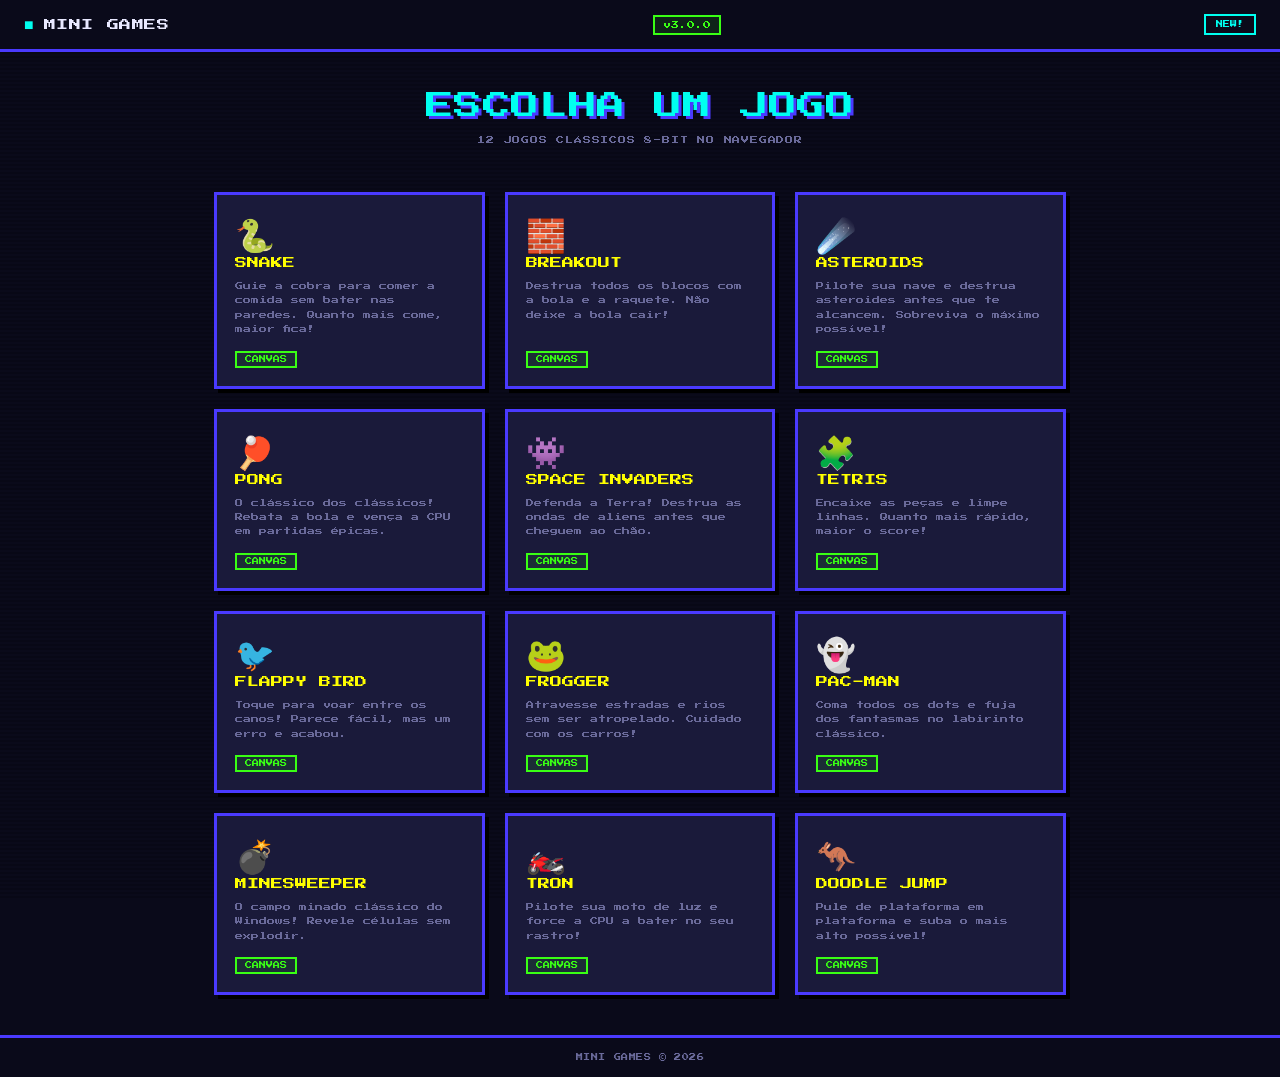
<file: index.html>
<!DOCTYPE html>
<html lang="pt-BR">
<head>
  <meta charset="UTF-8" />
  <meta name="viewport" content="width=device-width, initial-scale=1.0" />
  <title>Mini Games</title>
  <meta name="description" content="Mini Games — colecao de 12 jogos classicos 8-bit feitos com HTML5 Canvas. Snake, Pac-Man, Tetris, Flappy Bird e mais. Jogue agora no navegador!" />
  <meta name="robots" content="index, follow" />
  <link rel="canonical" href="https://meloraffa16-droid.github.io/mini-games/" />
  <meta property="og:type" content="website" />
  <meta property="og:url" content="https://meloraffa16-droid.github.io/mini-games/" />
  <meta property="og:title" content="Mini Games — Mini Games 8-bit" />
  <meta property="og:description" content="Mini Games — colecao de 12 jogos classicos 8-bit feitos com HTML5 Canvas. Snake, Pac-Man, Tetris, Flappy Bird e mais. Jogue agora no navegador!" />
  <meta property="og:site_name" content="Mini Games" />
  <meta property="og:locale" content="pt_BR" />
  <meta name="twitter:card" content="summary" />
  <meta name="twitter:title" content="Mini Games — Mini Games 8-bit" />
  <meta name="twitter:description" content="Mini Games — colecao de 12 jogos classicos 8-bit feitos com HTML5 Canvas. Snake, Pac-Man, Tetris, Flappy Bird e mais. Jogue agora no navegador!" />
  <script type="application/ld+json">
  {
    "@context": "https://schema.org",
    "@type": "WebSite",
    "name": "Mini Games",
    "url": "https://meloraffa16-droid.github.io/mini-games/",
    "description": "Colecao de jogos classicos 8-bit feitos com HTML5 Canvas",
    "inLanguage": "pt-BR"
  }
  </script>
  <script type="application/ld+json">
  {
    "@context": "https://schema.org",
    "@type": "ItemList",
    "name": "Mini Games — Lista de Jogos",
    "url": "https://meloraffa16-droid.github.io/mini-games/",
    "numberOfItems": 12,
    "itemListElement": [
      { "@type": "ListItem", "position": 1, "name": "Snake", "url": "https://meloraffa16-droid.github.io/mini-games/src/games/game-a/index.html" },
      { "@type": "ListItem", "position": 2, "name": "Breakout", "url": "https://meloraffa16-droid.github.io/mini-games/src/games/game-b/index.html" },
      { "@type": "ListItem", "position": 3, "name": "Asteroids", "url": "https://meloraffa16-droid.github.io/mini-games/src/games/game-c/index.html" },
      { "@type": "ListItem", "position": 4, "name": "Pong", "url": "https://meloraffa16-droid.github.io/mini-games/src/games/game-d/index.html" },
      { "@type": "ListItem", "position": 5, "name": "Space Invaders", "url": "https://meloraffa16-droid.github.io/mini-games/src/games/game-e/index.html" },
      { "@type": "ListItem", "position": 6, "name": "Tetris", "url": "https://meloraffa16-droid.github.io/mini-games/src/games/game-f/index.html" },
      { "@type": "ListItem", "position": 7, "name": "Flappy Bird", "url": "https://meloraffa16-droid.github.io/mini-games/src/games/game-g/index.html" },
      { "@type": "ListItem", "position": 8, "name": "Frogger", "url": "https://meloraffa16-droid.github.io/mini-games/src/games/game-h/index.html" },
      { "@type": "ListItem", "position": 9, "name": "Pac-Man", "url": "https://meloraffa16-droid.github.io/mini-games/src/games/game-i/index.html" },
      { "@type": "ListItem", "position": 10, "name": "Minesweeper", "url": "https://meloraffa16-droid.github.io/mini-games/src/games/game-j/index.html" },
      { "@type": "ListItem", "position": 11, "name": "Tron", "url": "https://meloraffa16-droid.github.io/mini-games/src/games/game-k/index.html" },
      { "@type": "ListItem", "position": 12, "name": "Doodle Jump", "url": "https://meloraffa16-droid.github.io/mini-games/src/games/game-l/index.html" }
    ]
  }
  </script>
  <link rel="stylesheet" href="styles/main.css" />
  <link rel="manifest" href="manifest.json" />
  <meta name="theme-color" content="#4a3aff" />
  <meta name="apple-mobile-web-app-capable" content="yes" />
  <meta name="apple-mobile-web-app-status-bar-style" content="black-translucent" />
</head>
<body>
  <div class="bg-grid"></div>

  <header class="header">
    <div class="header__logo">
      <span class="header__logo-icon">&#9632;</span>
      <span class="header__logo-text">Mini Games</span>
    </div>
    <span class="header__version" id="version-badge">v3.0.0</span>
    <button
      onclick="openChangelog()"
      style="cursor:pointer;font-size:7px;font-family:'Press Start 2P',monospace;color:#00fff0;background:transparent;border:2px solid #00fff0;padding:5px 10px;text-transform:uppercase;outline:none;"
      onmouseenter="this.style.background='rgba(0,255,240,0.12)';this.style.color='#fff';"
      onmouseleave="this.style.background='transparent';this.style.color='#00fff0';"
      aria-label="O que há de novo"
    >NEW!</button>
  </header>

  <main class="main">
    <section class="hero">
      <h1 class="hero__title">Escolha um Jogo</h1>
      <p class="hero__subtitle">12 jogos clássicos 8-bit no navegador</p>
    </section>

    <section class="games-grid" id="games-grid">
      <!-- Cards injetados via main.js -->
    </section>
  </main>

  <footer class="footer">
    <span>Mini Games &copy; 2026</span>
  </footer>

  <script src="src/main.js"></script>
  <script src="src/changelog.js"></script>
  <script>
    if ('serviceWorker' in navigator) {
      navigator.serviceWorker.register('sw.js').catch(function(){});
    }
  </script>
</body>
</html>
</file>
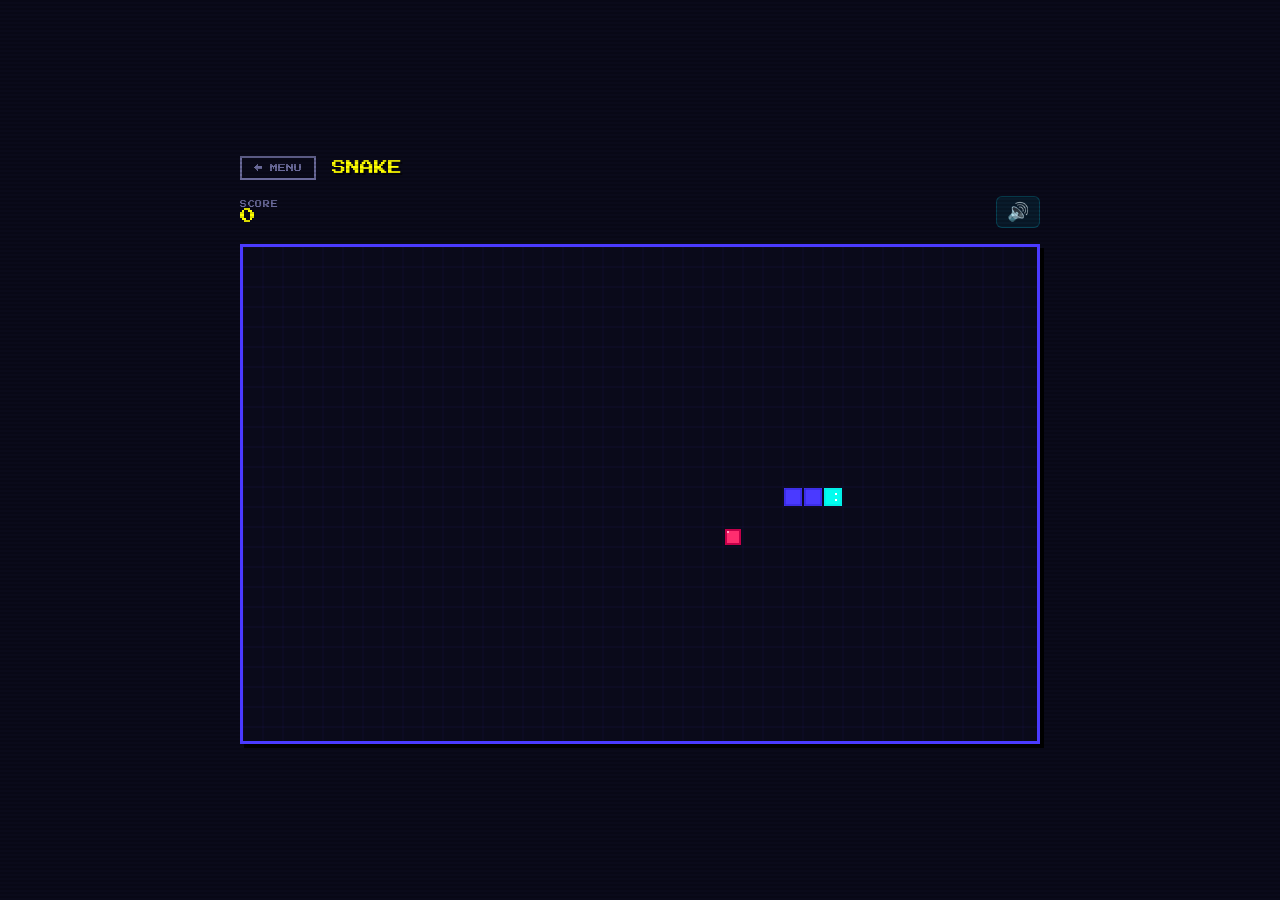
<file: src/games/game-a/index.html>
<!DOCTYPE html>
<html lang="pt-BR">
<head>
  <meta charset="UTF-8" />
  <meta name="viewport" content="width=device-width, initial-scale=1.0" />
  <title>Snake — Mini Games</title>
  <meta name="description" content="Jogue Snake 8-bit! Guie a cobra pixel art para comer e crescer sem bater nas paredes." />
  <meta name="robots" content="index, follow" />
  <link rel="canonical" href="https://meloraffa16-droid.github.io/mini-games/src/games/game-a/index.html" />
  <meta property="og:type" content="website" />
  <meta property="og:url" content="https://meloraffa16-droid.github.io/mini-games/src/games/game-a/index.html" />
  <meta property="og:title" content="Snake — Mini Games 8-bit" />
  <meta property="og:description" content="Jogue Snake 8-bit! Guie a cobra pixel art para comer e crescer sem bater nas paredes." />
  <meta property="og:site_name" content="Mini Games" />
  <meta property="og:locale" content="pt_BR" />
  <meta name="twitter:card" content="summary" />
  <meta name="twitter:title" content="Snake — Mini Games 8-bit" />
  <meta name="twitter:description" content="Jogue Snake 8-bit! Guie a cobra pixel art para comer e crescer sem bater nas paredes." />
  <script type="application/ld+json">
  {
    "@context": "https://schema.org",
    "@type": "VideoGame",
    "name": "Snake",
    "url": "https://meloraffa16-droid.github.io/mini-games/src/games/game-a/index.html",
    "description": "Jogue Snake 8-bit! Guie a cobra pixel art para comer e crescer sem bater nas paredes.",
    "genre": "Arcade",
    "playMode": "SinglePlayer",
    "applicationCategory": "Game",
    "operatingSystem": "Web Browser",
    "inLanguage": "pt-BR"
  }
  </script>
  <link rel="stylesheet" href="../../../styles/main.css" />
  <style>
    .canvas-wrapper { width: 800px; height: 500px; }
  </style>
</head>
<body>
  <div class="bg-grid"></div>

  <div class="game-page">
    <div class="game-page__header">
      <a class="btn-back" href="../../../index.html">&#8592; MENU</a>
      <h1 class="game-page__title">SNAKE</h1>
    </div>

    <div class="hud">
      <div>
        <div class="hud__label">SCORE</div>
        <div class="hud__score" id="score">0</div>
      </div>
    </div>

    <div class="canvas-wrapper" id="canvas-wrapper">
      <canvas id="game-canvas"></canvas>

      <div class="overlay overlay--hidden" id="overlay">
        <div class="overlay__title" id="overlay-title">GAME OVER</div>
        <div class="overlay__score" id="overlay-score"></div>
        <button class="btn btn--primary" id="btn-restart">PLAY AGAIN</button>
        <a class="btn btn--ghost" href="../../../index.html">BACK TO MENU</a>
      </div>
    </div>
  </div>

  <script src="../../../src/engine/GameBase.js"></script>
  <script src="../../../src/engine/SoundFX.js"></script>
  <script src="game.js"></script>
</body>
</html>
</file>
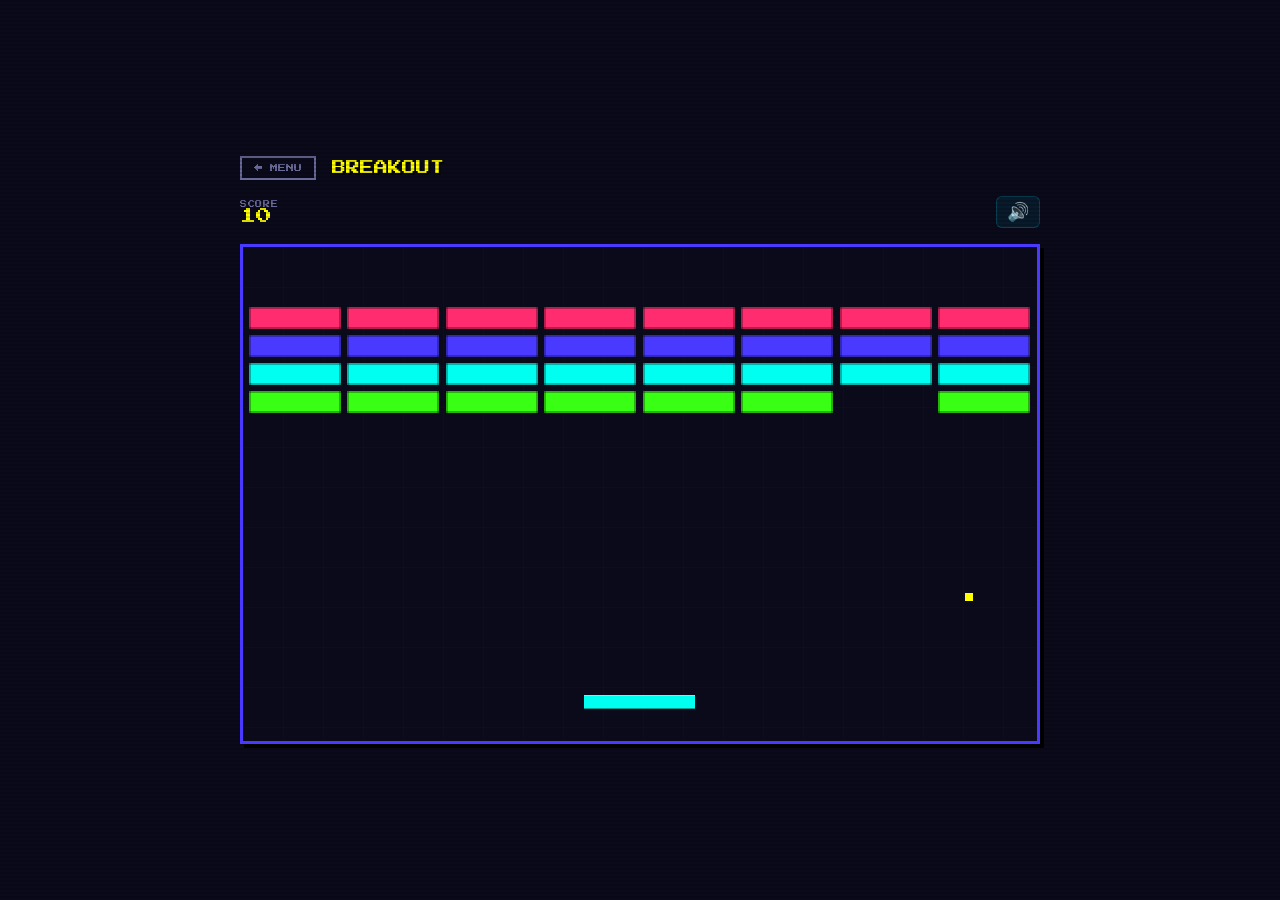
<file: src/games/game-b/index.html>
<!DOCTYPE html>
<html lang="pt-BR">
<head>
  <meta charset="UTF-8" />
  <meta name="viewport" content="width=device-width, initial-scale=1.0" />
  <title>Breakout — Mini Games</title>
  <meta name="description" content="Jogue Breakout 8-bit! Destrua todos os blocos com a bola e a raquete neste classico arcade." />
  <meta name="robots" content="index, follow" />
  <link rel="canonical" href="https://meloraffa16-droid.github.io/mini-games/src/games/game-b/index.html" />
  <meta property="og:type" content="website" />
  <meta property="og:url" content="https://meloraffa16-droid.github.io/mini-games/src/games/game-b/index.html" />
  <meta property="og:title" content="Breakout — Mini Games 8-bit" />
  <meta property="og:description" content="Jogue Breakout 8-bit! Destrua todos os blocos com a bola e a raquete neste classico arcade." />
  <meta property="og:site_name" content="Mini Games" />
  <meta property="og:locale" content="pt_BR" />
  <meta name="twitter:card" content="summary" />
  <meta name="twitter:title" content="Breakout — Mini Games 8-bit" />
  <meta name="twitter:description" content="Jogue Breakout 8-bit! Destrua todos os blocos com a bola e a raquete neste classico arcade." />
  <script type="application/ld+json">
  {
    "@context": "https://schema.org",
    "@type": "VideoGame",
    "name": "Breakout",
    "url": "https://meloraffa16-droid.github.io/mini-games/src/games/game-b/index.html",
    "description": "Jogue Breakout 8-bit! Destrua todos os blocos com a bola e a raquete neste classico arcade.",
    "genre": "Arcade",
    "playMode": "SinglePlayer",
    "applicationCategory": "Game",
    "operatingSystem": "Web Browser",
    "inLanguage": "pt-BR"
  }
  </script>
  <link rel="stylesheet" href="../../../styles/main.css" />
  <style>
    .canvas-wrapper { width: 800px; height: 500px; }
  </style>
</head>
<body>
  <div class="bg-grid"></div>

  <div class="game-page">
    <div class="game-page__header">
      <a class="btn-back" href="../../../index.html">&#8592; MENU</a>
      <h1 class="game-page__title">BREAKOUT</h1>
    </div>

    <div class="hud">
      <div>
        <div class="hud__label">SCORE</div>
        <div class="hud__score" id="score">0</div>
      </div>
    </div>

    <div class="canvas-wrapper" id="canvas-wrapper">
      <canvas id="game-canvas"></canvas>

      <div class="overlay overlay--hidden" id="overlay">
        <div class="overlay__title" id="overlay-title">GAME OVER</div>
        <div class="overlay__score" id="overlay-score"></div>
        <button class="btn btn--primary" id="btn-restart">PLAY AGAIN</button>
        <a class="btn btn--ghost" href="../../../index.html">BACK TO MENU</a>
      </div>
    </div>
  </div>

  <script src="../../../src/engine/GameBase.js"></script>
  <script src="../../../src/engine/SoundFX.js"></script>
  <script src="game.js"></script>
</body>
</html>
</file>
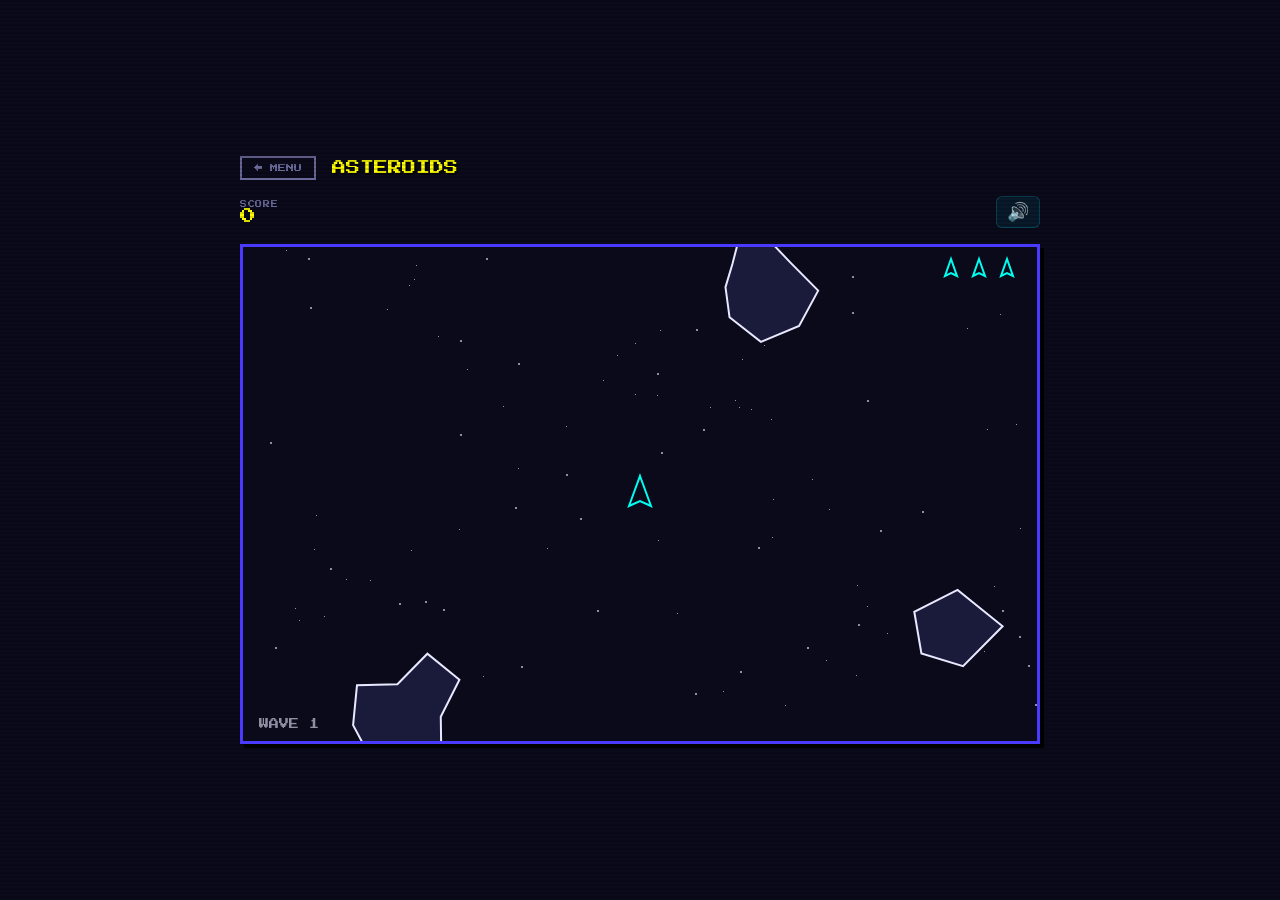
<file: src/games/game-c/index.html>
<!DOCTYPE html>
<html lang="pt-BR">
<head>
  <meta charset="UTF-8" />
  <meta name="viewport" content="width=device-width, initial-scale=1.0" />
  <title>Asteroids — Mini Games</title>
  <meta name="description" content="Jogue Asteroids 8-bit! Pilote sua nave e destrua asteroides no espaco." />
  <meta name="robots" content="index, follow" />
  <link rel="canonical" href="https://meloraffa16-droid.github.io/mini-games/src/games/game-c/index.html" />
  <meta property="og:type" content="website" />
  <meta property="og:url" content="https://meloraffa16-droid.github.io/mini-games/src/games/game-c/index.html" />
  <meta property="og:title" content="Asteroids — Mini Games 8-bit" />
  <meta property="og:description" content="Jogue Asteroids 8-bit! Pilote sua nave e destrua asteroides no espaco." />
  <meta property="og:site_name" content="Mini Games" />
  <meta property="og:locale" content="pt_BR" />
  <meta name="twitter:card" content="summary" />
  <meta name="twitter:title" content="Asteroids — Mini Games 8-bit" />
  <meta name="twitter:description" content="Jogue Asteroids 8-bit! Pilote sua nave e destrua asteroides no espaco." />
  <script type="application/ld+json">
  {
    "@context": "https://schema.org",
    "@type": "VideoGame",
    "name": "Asteroids",
    "url": "https://meloraffa16-droid.github.io/mini-games/src/games/game-c/index.html",
    "description": "Jogue Asteroids 8-bit! Pilote sua nave e destrua asteroides no espaco.",
    "genre": "Arcade",
    "playMode": "SinglePlayer",
    "applicationCategory": "Game",
    "operatingSystem": "Web Browser",
    "inLanguage": "pt-BR"
  }
  </script>
  <link rel="stylesheet" href="../../../styles/main.css" />
  <style>
    .canvas-wrapper { width: 800px; height: 500px; }
  </style>
</head>
<body>
  <div class="bg-grid"></div>

  <div class="game-page">
    <div class="game-page__header">
      <a class="btn-back" href="../../../index.html">&#8592; MENU</a>
      <h1 class="game-page__title">ASTEROIDS</h1>
    </div>

    <div class="hud">
      <div>
        <div class="hud__label">SCORE</div>
        <div class="hud__score" id="score">0</div>
      </div>
    </div>

    <div class="canvas-wrapper" id="canvas-wrapper">
      <canvas id="game-canvas"></canvas>

      <div class="overlay overlay--hidden" id="overlay">
        <div class="overlay__title" id="overlay-title">GAME OVER</div>
        <div class="overlay__score" id="overlay-score"></div>
        <button class="btn btn--primary" id="btn-restart">PLAY AGAIN</button>
        <a class="btn btn--ghost" href="../../../index.html">BACK TO MENU</a>
      </div>
    </div>
  </div>

  <script src="../../../src/engine/GameBase.js"></script>
  <script src="../../engine/SoundFX.js"></script>
  <script src="game.js"></script>
</body>
</html>
</file>
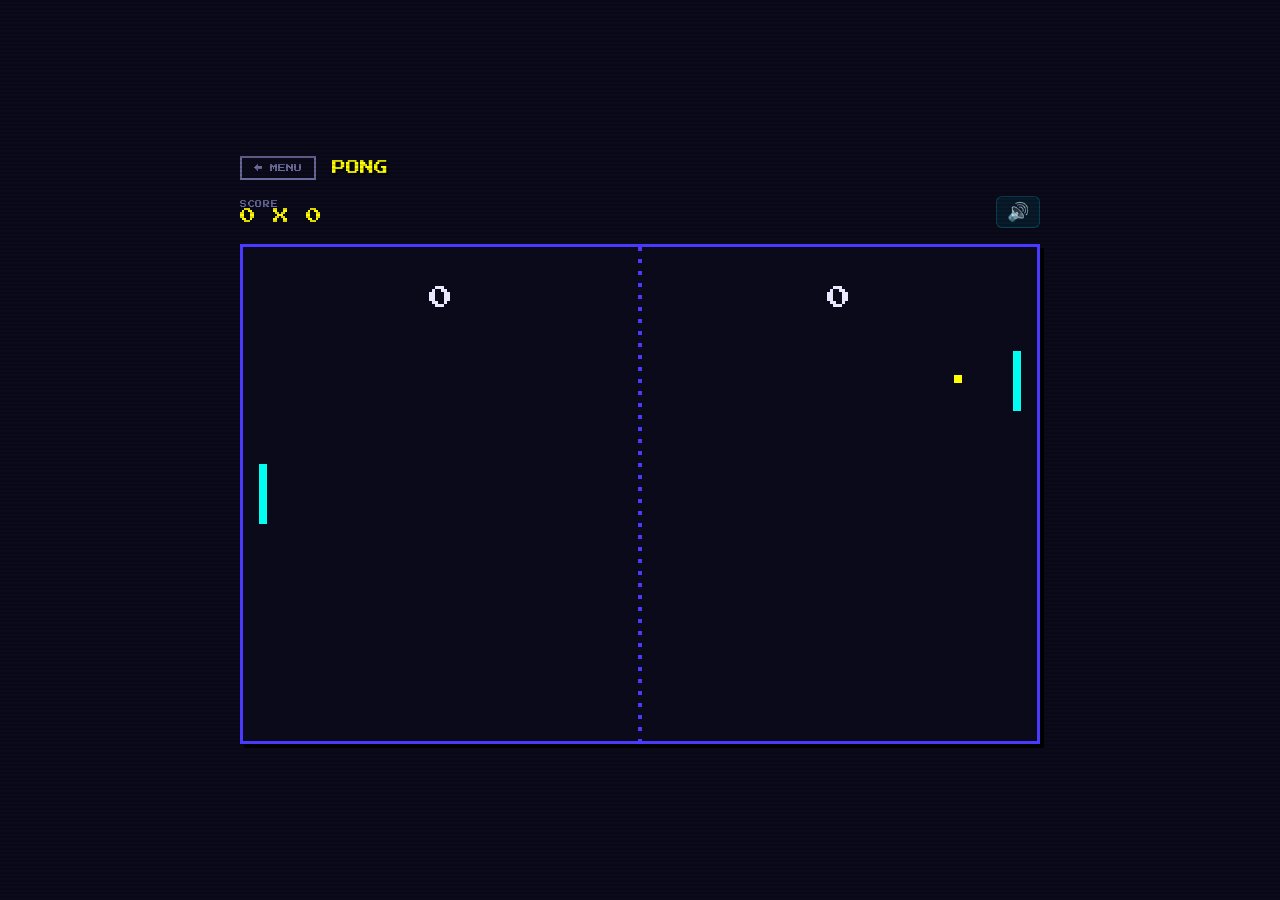
<file: src/games/game-d/index.html>
<!DOCTYPE html>
<html lang="pt-BR">
<head>
  <meta charset="UTF-8" />
  <meta name="viewport" content="width=device-width, initial-scale=1.0" />
  <title>Pong — Mini Games</title>
  <meta name="description" content="Jogue Pong 8-bit! O classico dos classicos — rebata a bola e venca a CPU." />
  <meta name="robots" content="index, follow" />
  <link rel="canonical" href="https://meloraffa16-droid.github.io/mini-games/src/games/game-d/index.html" />
  <meta property="og:type" content="website" />
  <meta property="og:url" content="https://meloraffa16-droid.github.io/mini-games/src/games/game-d/index.html" />
  <meta property="og:title" content="Pong — Mini Games 8-bit" />
  <meta property="og:description" content="Jogue Pong 8-bit! O classico dos classicos — rebata a bola e venca a CPU." />
  <meta property="og:site_name" content="Mini Games" />
  <meta property="og:locale" content="pt_BR" />
  <meta name="twitter:card" content="summary" />
  <meta name="twitter:title" content="Pong — Mini Games 8-bit" />
  <meta name="twitter:description" content="Jogue Pong 8-bit! O classico dos classicos — rebata a bola e venca a CPU." />
  <script type="application/ld+json">
  {
    "@context": "https://schema.org",
    "@type": "VideoGame",
    "name": "Pong",
    "url": "https://meloraffa16-droid.github.io/mini-games/src/games/game-d/index.html",
    "description": "Jogue Pong 8-bit! O classico dos classicos — rebata a bola e venca a CPU.",
    "genre": "Arcade",
    "playMode": "SinglePlayer",
    "applicationCategory": "Game",
    "operatingSystem": "Web Browser",
    "inLanguage": "pt-BR"
  }
  </script>
  <link rel="stylesheet" href="../../../styles/main.css" />
  <style>
    .canvas-wrapper { width: 800px; height: 500px; }
  </style>
</head>
<body>
  <div class="bg-grid"></div>

  <div class="game-page">
    <div class="game-page__header">
      <a class="btn-back" href="../../../index.html">&#8592; MENU</a>
      <h1 class="game-page__title">PONG</h1>
    </div>

    <div class="hud">
      <div>
        <div class="hud__label">SCORE</div>
        <div class="hud__score" id="score">0</div>
      </div>
    </div>

    <div class="canvas-wrapper" id="canvas-wrapper">
      <canvas id="game-canvas"></canvas>

      <div class="overlay overlay--hidden" id="overlay">
        <div class="overlay__title" id="overlay-title">GAME OVER</div>
        <div class="overlay__score" id="overlay-score"></div>
        <button class="btn btn--primary" id="btn-restart">PLAY AGAIN</button>
        <a class="btn btn--ghost" href="../../../index.html">BACK TO MENU</a>
      </div>
    </div>
  </div>

  <script src="../../../src/engine/GameBase.js"></script>
  <script src="../../../src/engine/SoundFX.js"></script>
  <script src="game.js"></script>
</body>
</html>
</file>
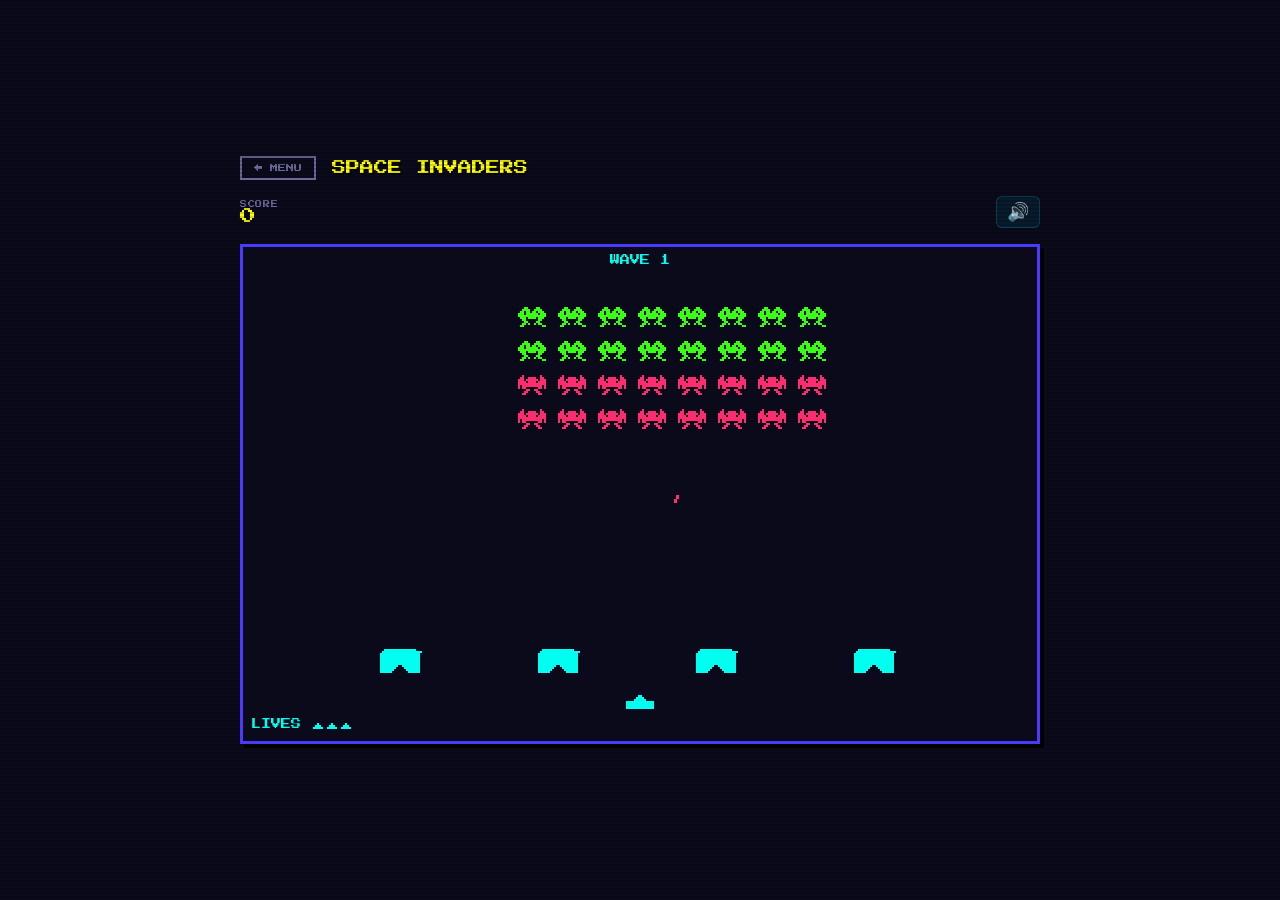
<file: src/games/game-e/index.html>
<!DOCTYPE html>
<html lang="pt-BR">
<head>
  <meta charset="UTF-8" />
  <meta name="viewport" content="width=device-width, initial-scale=1.0" />
  <title>Space Invaders — Mini Games</title>
  <meta name="description" content="Jogue Space Invaders 8-bit! Defenda a Terra contra ondas de aliens invasores." />
  <meta name="robots" content="index, follow" />
  <link rel="canonical" href="https://meloraffa16-droid.github.io/mini-games/src/games/game-e/index.html" />
  <meta property="og:type" content="website" />
  <meta property="og:url" content="https://meloraffa16-droid.github.io/mini-games/src/games/game-e/index.html" />
  <meta property="og:title" content="Space Invaders — Mini Games 8-bit" />
  <meta property="og:description" content="Jogue Space Invaders 8-bit! Defenda a Terra contra ondas de aliens invasores." />
  <meta property="og:site_name" content="Mini Games" />
  <meta property="og:locale" content="pt_BR" />
  <meta name="twitter:card" content="summary" />
  <meta name="twitter:title" content="Space Invaders — Mini Games 8-bit" />
  <meta name="twitter:description" content="Jogue Space Invaders 8-bit! Defenda a Terra contra ondas de aliens invasores." />
  <script type="application/ld+json">
  {
    "@context": "https://schema.org",
    "@type": "VideoGame",
    "name": "Space Invaders",
    "url": "https://meloraffa16-droid.github.io/mini-games/src/games/game-e/index.html",
    "description": "Jogue Space Invaders 8-bit! Defenda a Terra contra ondas de aliens invasores.",
    "genre": "Arcade",
    "playMode": "SinglePlayer",
    "applicationCategory": "Game",
    "operatingSystem": "Web Browser",
    "inLanguage": "pt-BR"
  }
  </script>
  <link rel="stylesheet" href="../../../styles/main.css" />
  <style>
    .canvas-wrapper { width: 800px; height: 500px; }
  </style>
</head>
<body>
  <div class="bg-grid"></div>

  <div class="game-page">
    <div class="game-page__header">
      <a class="btn-back" href="../../../index.html">&#8592; MENU</a>
      <h1 class="game-page__title">SPACE INVADERS</h1>
    </div>

    <div class="hud">
      <div>
        <div class="hud__label">SCORE</div>
        <div class="hud__score" id="score">0</div>
      </div>
    </div>

    <div class="canvas-wrapper" id="canvas-wrapper">
      <canvas id="game-canvas"></canvas>

      <div class="overlay overlay--hidden" id="overlay">
        <div class="overlay__title" id="overlay-title">GAME OVER</div>
        <div class="overlay__score" id="overlay-score"></div>
        <button class="btn btn--primary" id="btn-restart">PLAY AGAIN</button>
        <a class="btn btn--ghost" href="../../../index.html">BACK TO MENU</a>
      </div>
    </div>
  </div>

  <script src="../../../src/engine/GameBase.js"></script>
  <script src="../../../src/engine/SoundFX.js"></script>
  <script src="game.js"></script>
</body>
</html>
</file>
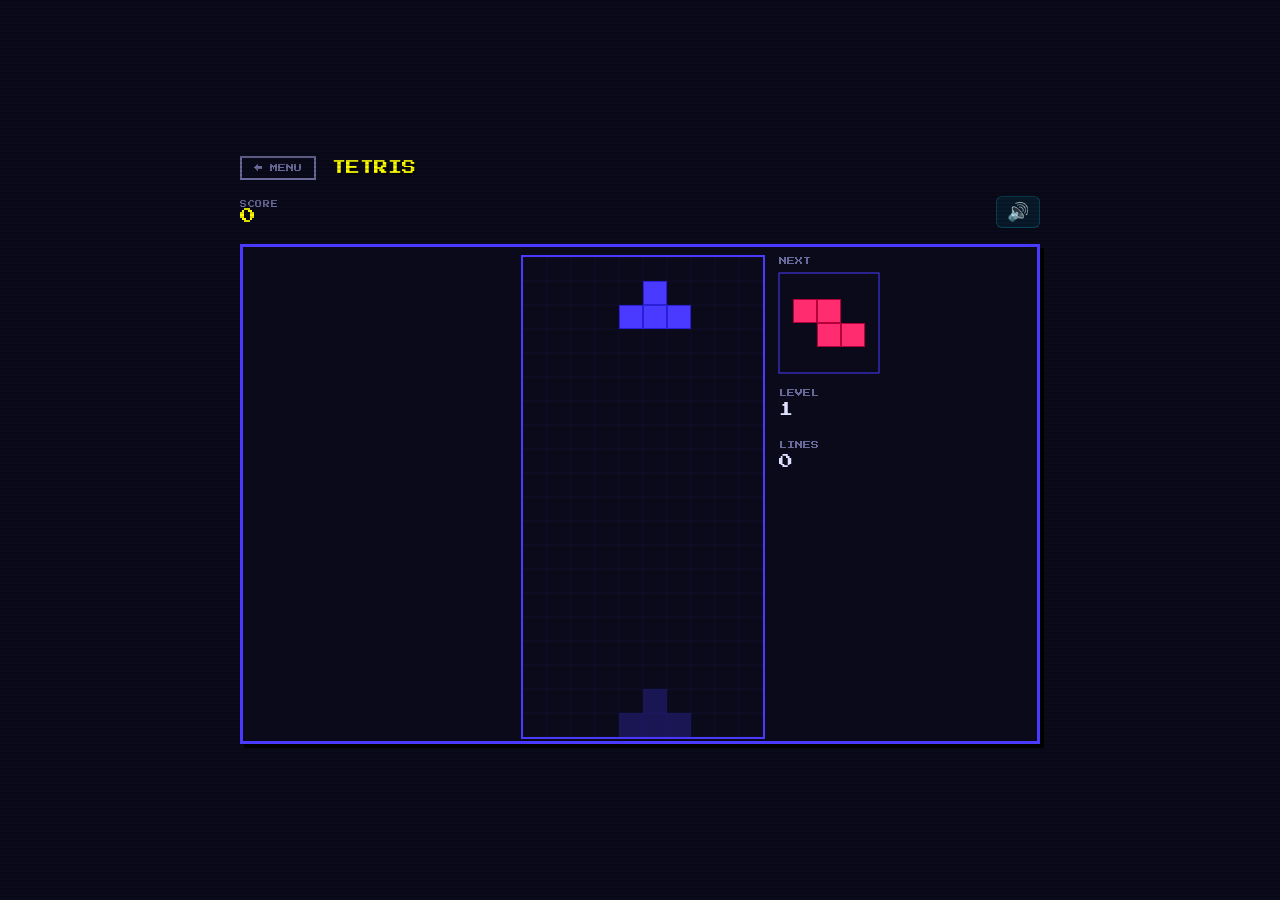
<file: src/games/game-f/index.html>
<!DOCTYPE html>
<html lang="pt-BR">
<head>
  <meta charset="UTF-8" />
  <meta name="viewport" content="width=device-width, initial-scale=1.0" />
  <title>Tetris — Mini Games</title>
  <meta name="description" content="Jogue Tetris 8-bit! Encaixe as pecas, limpe linhas e bata seu recorde." />
  <meta name="robots" content="index, follow" />
  <link rel="canonical" href="https://meloraffa16-droid.github.io/mini-games/src/games/game-f/index.html" />
  <meta property="og:type" content="website" />
  <meta property="og:url" content="https://meloraffa16-droid.github.io/mini-games/src/games/game-f/index.html" />
  <meta property="og:title" content="Tetris — Mini Games 8-bit" />
  <meta property="og:description" content="Jogue Tetris 8-bit! Encaixe as pecas, limpe linhas e bata seu recorde." />
  <meta property="og:site_name" content="Mini Games" />
  <meta property="og:locale" content="pt_BR" />
  <meta name="twitter:card" content="summary" />
  <meta name="twitter:title" content="Tetris — Mini Games 8-bit" />
  <meta name="twitter:description" content="Jogue Tetris 8-bit! Encaixe as pecas, limpe linhas e bata seu recorde." />
  <script type="application/ld+json">
  {
    "@context": "https://schema.org",
    "@type": "VideoGame",
    "name": "Tetris",
    "url": "https://meloraffa16-droid.github.io/mini-games/src/games/game-f/index.html",
    "description": "Jogue Tetris 8-bit! Encaixe as pecas, limpe linhas e bata seu recorde.",
    "genre": "Arcade",
    "playMode": "SinglePlayer",
    "applicationCategory": "Game",
    "operatingSystem": "Web Browser",
    "inLanguage": "pt-BR"
  }
  </script>
  <link rel="stylesheet" href="../../../styles/main.css" />
  <style>
    .canvas-wrapper { width: 800px; height: 500px; }
  </style>
</head>
<body>
  <div class="bg-grid"></div>

  <div class="game-page">
    <div class="game-page__header">
      <a class="btn-back" href="../../../index.html">&#8592; MENU</a>
      <h1 class="game-page__title">TETRIS</h1>
    </div>

    <div class="hud">
      <div>
        <div class="hud__label">SCORE</div>
        <div class="hud__score" id="score">0</div>
      </div>
    </div>

    <div class="canvas-wrapper" id="canvas-wrapper">
      <canvas id="game-canvas"></canvas>

      <div class="overlay overlay--hidden" id="overlay">
        <div class="overlay__title" id="overlay-title">GAME OVER</div>
        <div class="overlay__score" id="overlay-score"></div>
        <button class="btn btn--primary" id="btn-restart">PLAY AGAIN</button>
        <a class="btn btn--ghost" href="../../../index.html">BACK TO MENU</a>
      </div>
    </div>
  </div>

  <script src="../../../src/engine/GameBase.js"></script>
  <script src="../../../src/engine/SoundFX.js"></script>
  <script src="game.js"></script>
</body>
</html>
</file>
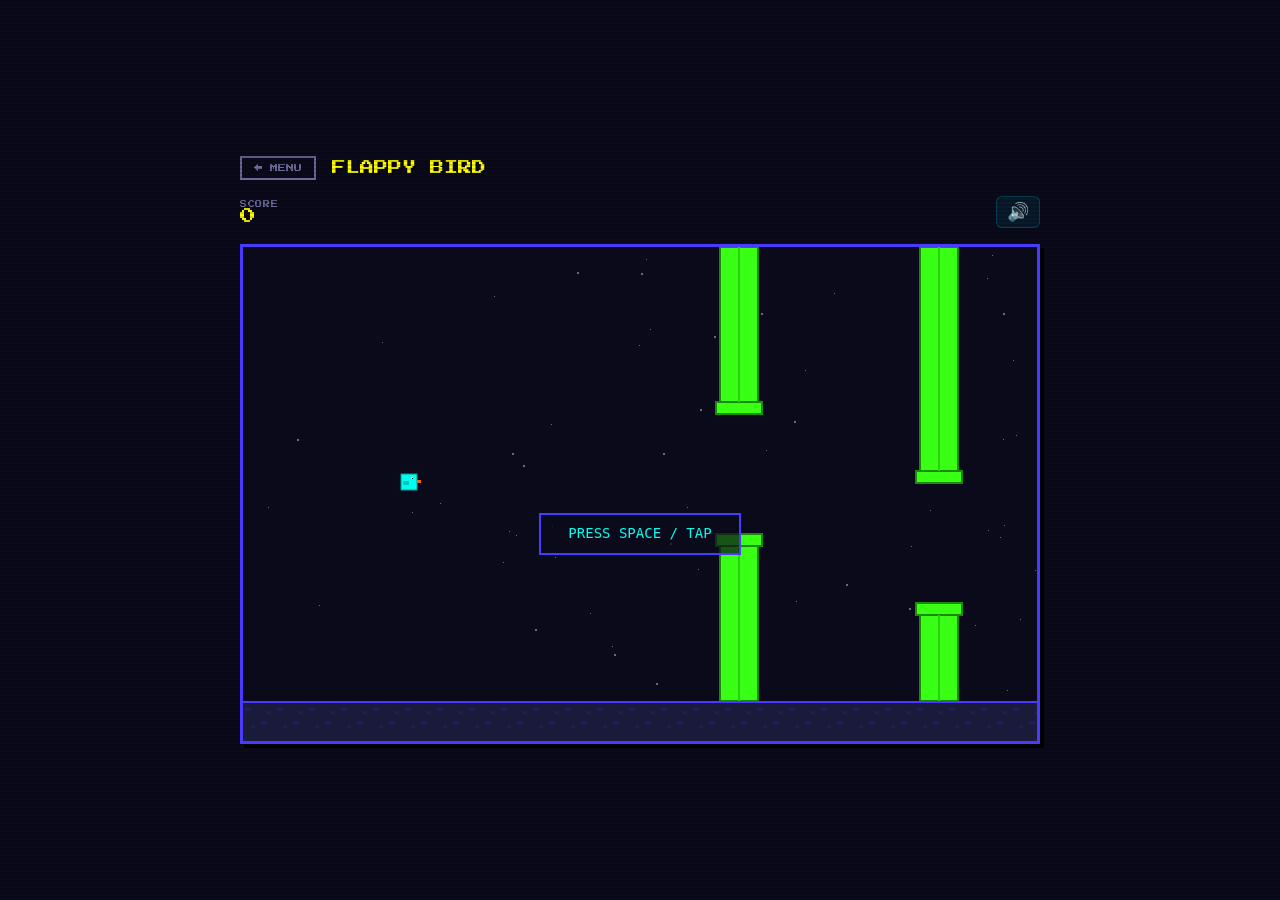
<file: src/games/game-g/index.html>
<!DOCTYPE html>
<html lang="pt-BR">
<head>
  <meta charset="UTF-8" />
  <meta name="viewport" content="width=device-width, initial-scale=1.0" />
  <title>Flappy Bird — Mini Games</title>
  <meta name="description" content="Jogue Flappy Bird 8-bit! Toque ou pressione espaco para voar entre os canos. Quanto mais longe, maior o score!" />
  <meta name="robots" content="index, follow" />
  <link rel="canonical" href="https://meloraffa16-droid.github.io/mini-games/src/games/game-g/index.html" />
  <meta property="og:type" content="website" />
  <meta property="og:url" content="https://meloraffa16-droid.github.io/mini-games/src/games/game-g/index.html" />
  <meta property="og:title" content="Flappy Bird — Mini Games 8-bit" />
  <meta property="og:description" content="Jogue Flappy Bird 8-bit! Voe entre os canos e bata seu recorde!" />
  <meta property="og:site_name" content="Mini Games" />
  <meta property="og:locale" content="pt_BR" />
  <meta name="twitter:card" content="summary" />
  <meta name="twitter:title" content="Flappy Bird — Mini Games 8-bit" />
  <meta name="twitter:description" content="Jogue Flappy Bird 8-bit! Voe entre os canos e bata seu recorde!" />
  <script type="application/ld+json">
  {
    "@context": "https://schema.org",
    "@type": "VideoGame",
    "name": "Flappy Bird",
    "url": "https://meloraffa16-droid.github.io/mini-games/src/games/game-g/index.html",
    "description": "Jogue Flappy Bird 8-bit! Toque para voar entre os canos.",
    "genre": "Arcade",
    "playMode": "SinglePlayer",
    "applicationCategory": "Game",
    "operatingSystem": "Web Browser",
    "inLanguage": "pt-BR"
  }
  </script>
  <link rel="stylesheet" href="../../../styles/main.css" />
  <style>
    .canvas-wrapper { width: 800px; height: 500px; }
  </style>
</head>
<body>
  <div class="bg-grid"></div>
  <div class="game-page">
    <div class="game-page__header">
      <a class="btn-back" href="../../../index.html">&#8592; MENU</a>
      <h1 class="game-page__title">FLAPPY BIRD</h1>
    </div>
    <div class="hud">
      <div>
        <div class="hud__label">SCORE</div>
        <div class="hud__score" id="score">0</div>
      </div>
    </div>
    <div class="canvas-wrapper" id="canvas-wrapper">
      <canvas id="game-canvas"></canvas>
      <div class="overlay overlay--hidden" id="overlay">
        <div class="overlay__title" id="overlay-title">GAME OVER</div>
        <div class="overlay__score" id="overlay-score"></div>
        <button class="btn btn--primary" id="btn-restart">PLAY AGAIN</button>
        <a class="btn btn--ghost" href="../../../index.html">BACK TO MENU</a>
      </div>
    </div>
  </div>
  <script src="../../../src/engine/GameBase.js"></script>
  <script src="../../../src/engine/SoundFX.js"></script>
  <script src="game.js"></script>
</body>
</html>
</file>
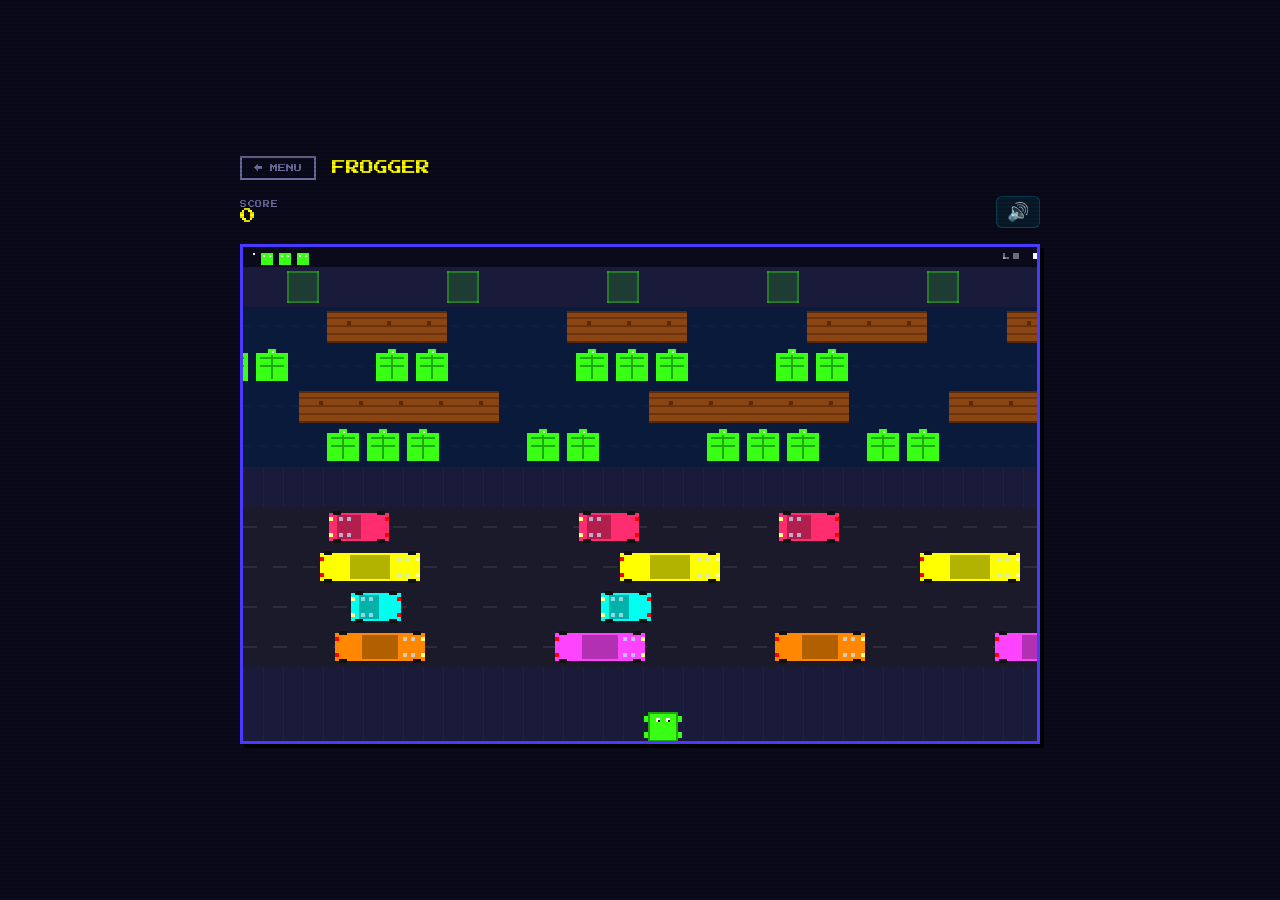
<file: src/games/game-h/index.html>
<!DOCTYPE html>
<html lang="pt-BR">
<head>
  <meta charset="UTF-8" />
  <meta name="viewport" content="width=device-width, initial-scale=1.0" />
  <title>Frogger — Mini Games</title>
  <meta name="description" content="Jogue Frogger 8-bit! Atravesse estradas e rios para chegar ao outro lado. Cuidado com os carros e a agua!" />
  <meta name="robots" content="index, follow" />
  <link rel="canonical" href="https://meloraffa16-droid.github.io/mini-games/src/games/game-h/index.html" />
  <meta property="og:type" content="website" />
  <meta property="og:url" content="https://meloraffa16-droid.github.io/mini-games/src/games/game-h/index.html" />
  <meta property="og:title" content="Frogger — Mini Games 8-bit" />
  <meta property="og:description" content="Jogue Frogger 8-bit! Atravesse estradas e rios sem ser atropelado!" />
  <meta property="og:site_name" content="Mini Games" />
  <meta property="og:locale" content="pt_BR" />
  <meta name="twitter:card" content="summary" />
  <meta name="twitter:title" content="Frogger — Mini Games 8-bit" />
  <meta name="twitter:description" content="Jogue Frogger 8-bit! Atravesse estradas e rios sem ser atropelado!" />
  <script type="application/ld+json">
  {
    "@context": "https://schema.org",
    "@type": "VideoGame",
    "name": "Frogger",
    "url": "https://meloraffa16-droid.github.io/mini-games/src/games/game-h/index.html",
    "description": "Jogue Frogger 8-bit! Atravesse estradas e rios para chegar ao outro lado.",
    "genre": "Arcade",
    "playMode": "SinglePlayer",
    "applicationCategory": "Game",
    "operatingSystem": "Web Browser",
    "inLanguage": "pt-BR"
  }
  </script>
  <link rel="stylesheet" href="../../../styles/main.css" />
  <style>
    .canvas-wrapper { width: 800px; height: 500px; }
  </style>
</head>
<body>
  <div class="bg-grid"></div>
  <div class="game-page">
    <div class="game-page__header">
      <a class="btn-back" href="../../../index.html">&#8592; MENU</a>
      <h1 class="game-page__title">FROGGER</h1>
    </div>
    <div class="hud">
      <div>
        <div class="hud__label">SCORE</div>
        <div class="hud__score" id="score">0</div>
      </div>
    </div>
    <div class="canvas-wrapper" id="canvas-wrapper">
      <canvas id="game-canvas"></canvas>
      <div class="overlay overlay--hidden" id="overlay">
        <div class="overlay__title" id="overlay-title">GAME OVER</div>
        <div class="overlay__score" id="overlay-score"></div>
        <button class="btn btn--primary" id="btn-restart">PLAY AGAIN</button>
        <a class="btn btn--ghost" href="../../../index.html">BACK TO MENU</a>
      </div>
    </div>
  </div>
  <script src="../../../src/engine/GameBase.js"></script>
  <script src="../../../src/engine/SoundFX.js"></script>
  <script src="game.js"></script>
</body>
</html>
</file>
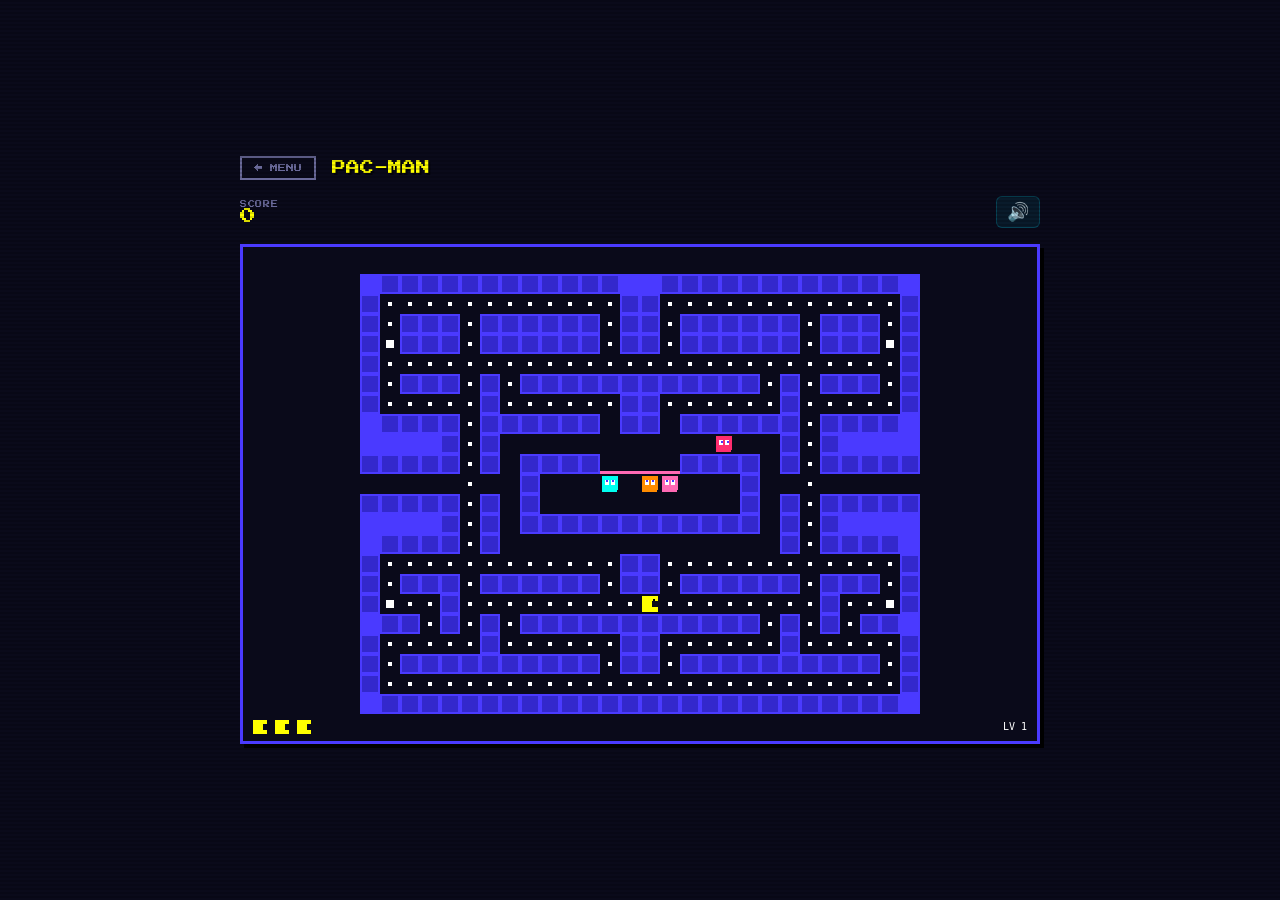
<file: src/games/game-i/index.html>
<!DOCTYPE html>
<html lang="pt-BR">
<head>
  <meta charset="UTF-8" />
  <meta name="viewport" content="width=device-width, initial-scale=1.0" />
  <title>Pac-Man — Mini Games</title>
  <meta name="description" content="Jogue Pac-Man 8-bit! Coma todos os dots e fuja dos fantasmas no labirinto classico." />
  <meta name="robots" content="index, follow" />
  <link rel="canonical" href="https://meloraffa16-droid.github.io/mini-games/src/games/game-i/index.html" />
  <meta property="og:type" content="website" />
  <meta property="og:url" content="https://meloraffa16-droid.github.io/mini-games/src/games/game-i/index.html" />
  <meta property="og:title" content="Pac-Man — Mini Games 8-bit" />
  <meta property="og:description" content="Jogue Pac-Man 8-bit! Coma dots e fuja dos fantasmas!" />
  <meta property="og:site_name" content="Mini Games" />
  <meta property="og:locale" content="pt_BR" />
  <meta name="twitter:card" content="summary" />
  <meta name="twitter:title" content="Pac-Man — Mini Games 8-bit" />
  <meta name="twitter:description" content="Jogue Pac-Man 8-bit! Coma dots e fuja dos fantasmas!" />
  <script type="application/ld+json">
  {
    "@context": "https://schema.org",
    "@type": "VideoGame",
    "name": "Pac-Man",
    "url": "https://meloraffa16-droid.github.io/mini-games/src/games/game-i/index.html",
    "description": "Jogue Pac-Man 8-bit! Coma todos os dots e fuja dos fantasmas.",
    "genre": "Arcade",
    "playMode": "SinglePlayer",
    "applicationCategory": "Game",
    "operatingSystem": "Web Browser",
    "inLanguage": "pt-BR"
  }
  </script>
  <link rel="stylesheet" href="../../../styles/main.css" />
  <style>
    .canvas-wrapper { width: 800px; height: 500px; }
  </style>
</head>
<body>
  <div class="bg-grid"></div>
  <div class="game-page">
    <div class="game-page__header">
      <a class="btn-back" href="../../../index.html">&#8592; MENU</a>
      <h1 class="game-page__title">PAC-MAN</h1>
    </div>
    <div class="hud">
      <div>
        <div class="hud__label">SCORE</div>
        <div class="hud__score" id="score">0</div>
      </div>
    </div>
    <div class="canvas-wrapper" id="canvas-wrapper">
      <canvas id="game-canvas"></canvas>
      <div class="overlay overlay--hidden" id="overlay">
        <div class="overlay__title" id="overlay-title">GAME OVER</div>
        <div class="overlay__score" id="overlay-score"></div>
        <button class="btn btn--primary" id="btn-restart">PLAY AGAIN</button>
        <a class="btn btn--ghost" href="../../../index.html">BACK TO MENU</a>
      </div>
    </div>
  </div>
  <script src="../../../src/engine/GameBase.js"></script>
  <script src="../../../src/engine/SoundFX.js"></script>
  <script src="game.js"></script>
</body>
</html>
</file>
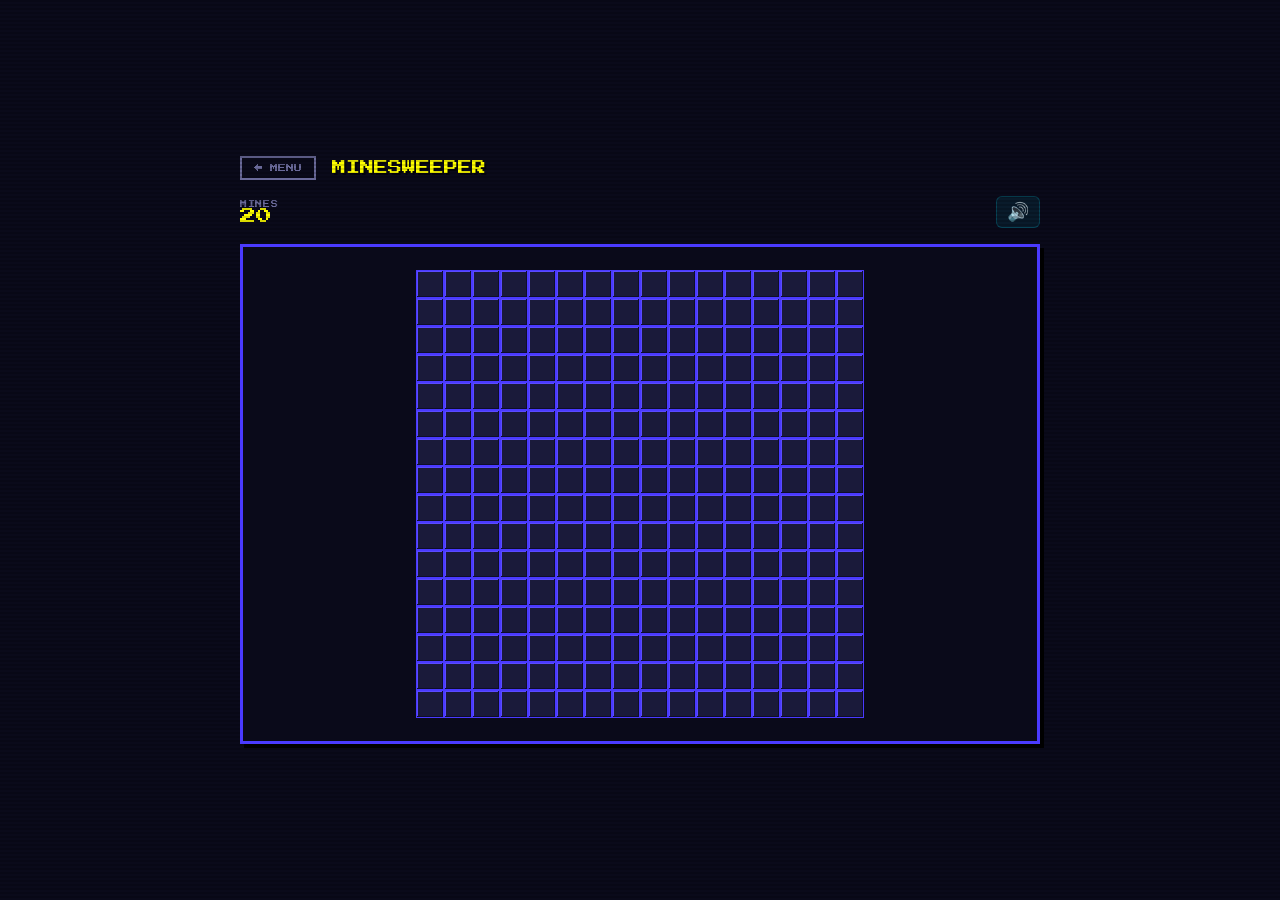
<file: src/games/game-j/index.html>
<!DOCTYPE html>
<html lang="pt-BR">
<head>
  <meta charset="UTF-8" />
  <meta name="viewport" content="width=device-width, initial-scale=1.0" />
  <title>Minesweeper — Mini Games</title>
  <meta name="description" content="Jogue Minesweeper 8-bit! O campo minado classico do Windows. Revele celulas e encontre todas as minas." />
  <meta name="robots" content="index, follow" />
  <link rel="canonical" href="https://meloraffa16-droid.github.io/mini-games/src/games/game-j/index.html" />
  <meta property="og:type" content="website" />
  <meta property="og:url" content="https://meloraffa16-droid.github.io/mini-games/src/games/game-j/index.html" />
  <meta property="og:title" content="Minesweeper — Mini Games 8-bit" />
  <meta property="og:description" content="Jogue Minesweeper 8-bit! O campo minado classico do Windows!" />
  <meta property="og:site_name" content="Mini Games" />
  <meta property="og:locale" content="pt_BR" />
  <meta name="twitter:card" content="summary" />
  <meta name="twitter:title" content="Minesweeper — Mini Games 8-bit" />
  <meta name="twitter:description" content="Jogue Minesweeper 8-bit! O campo minado classico do Windows!" />
  <script type="application/ld+json">
  {
    "@context": "https://schema.org",
    "@type": "VideoGame",
    "name": "Minesweeper",
    "url": "https://meloraffa16-droid.github.io/mini-games/src/games/game-j/index.html",
    "description": "Jogue Minesweeper 8-bit! O campo minado classico do Windows.",
    "genre": "Puzzle",
    "playMode": "SinglePlayer",
    "applicationCategory": "Game",
    "operatingSystem": "Web Browser",
    "inLanguage": "pt-BR"
  }
  </script>
  <link rel="stylesheet" href="../../../styles/main.css" />
  <style>
    .canvas-wrapper { width: 800px; height: 500px; }
  </style>
</head>
<body>
  <div class="bg-grid"></div>
  <div class="game-page">
    <div class="game-page__header">
      <a class="btn-back" href="../../../index.html">&#8592; MENU</a>
      <h1 class="game-page__title">MINESWEEPER</h1>
    </div>
    <div class="hud">
      <div>
        <div class="hud__label">MINES</div>
        <div class="hud__score" id="score">20</div>
      </div>
    </div>
    <div class="canvas-wrapper" id="canvas-wrapper">
      <canvas id="game-canvas"></canvas>
      <div class="overlay overlay--hidden" id="overlay">
        <div class="overlay__title" id="overlay-title">GAME OVER</div>
        <div class="overlay__score" id="overlay-score"></div>
        <button class="btn btn--primary" id="btn-restart">PLAY AGAIN</button>
        <a class="btn btn--ghost" href="../../../index.html">BACK TO MENU</a>
      </div>
    </div>
  </div>
  <script src="../../../src/engine/GameBase.js"></script>
  <script src="../../../src/engine/SoundFX.js"></script>
  <script src="game.js"></script>
</body>
</html>
</file>
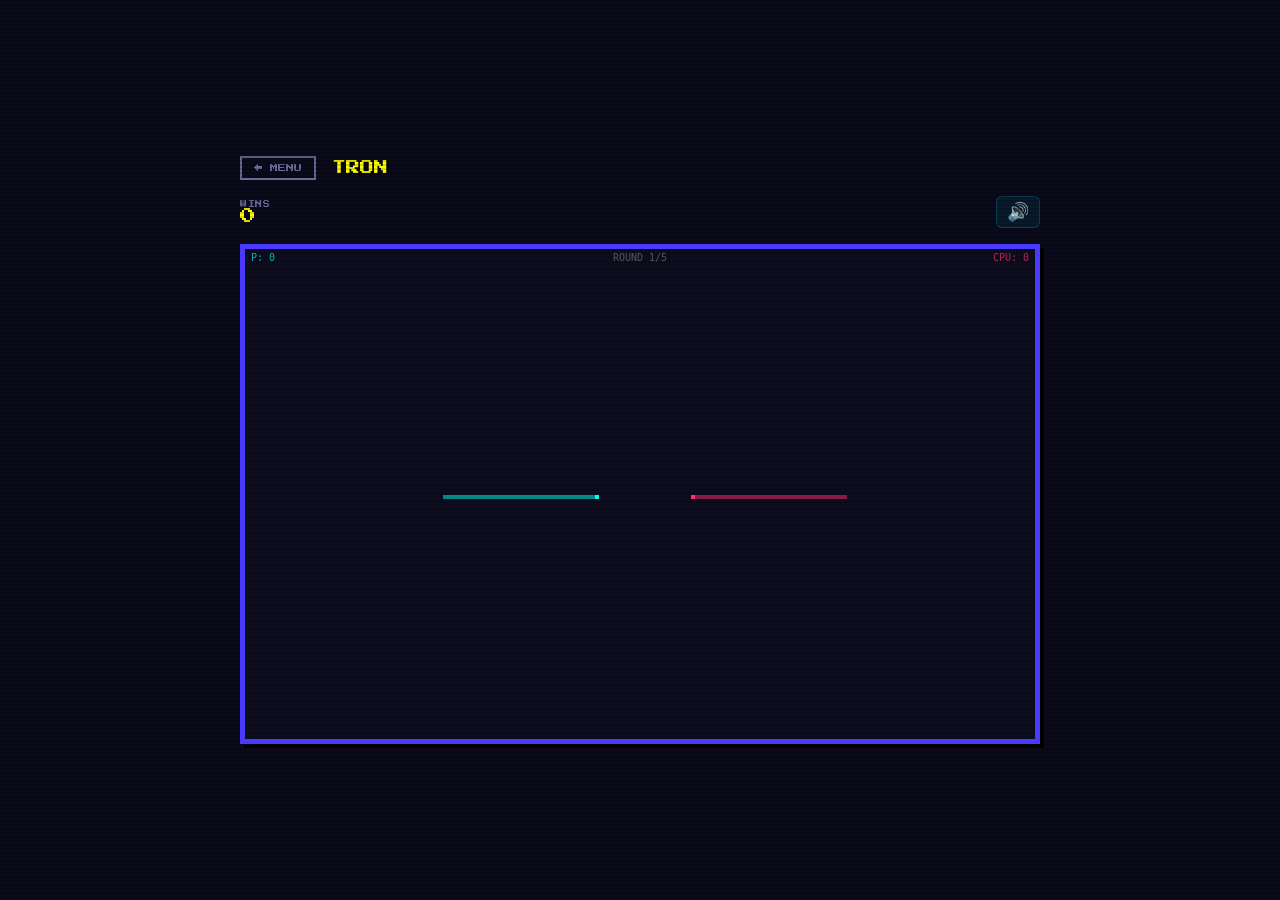
<file: src/games/game-k/index.html>
<!DOCTYPE html>
<html lang="pt-BR">
<head>
  <meta charset="UTF-8" />
  <meta name="viewport" content="width=device-width, initial-scale=1.0" />
  <title>Tron — Mini Games</title>
  <meta name="description" content="Jogue Tron Light Cycles 8-bit! Pilote sua moto de luz e force o oponente a bater no seu rastro." />
  <meta name="robots" content="index, follow" />
  <link rel="canonical" href="https://meloraffa16-droid.github.io/mini-games/src/games/game-k/index.html" />
  <meta property="og:type" content="website" />
  <meta property="og:url" content="https://meloraffa16-droid.github.io/mini-games/src/games/game-k/index.html" />
  <meta property="og:title" content="Tron — Mini Games 8-bit" />
  <meta property="og:description" content="Jogue Tron Light Cycles 8-bit! Pilote sua moto de luz!" />
  <meta property="og:site_name" content="Mini Games" />
  <meta property="og:locale" content="pt_BR" />
  <meta name="twitter:card" content="summary" />
  <meta name="twitter:title" content="Tron — Mini Games 8-bit" />
  <meta name="twitter:description" content="Jogue Tron Light Cycles 8-bit! Pilote sua moto de luz!" />
  <script type="application/ld+json">
  {
    "@context": "https://schema.org",
    "@type": "VideoGame",
    "name": "Tron",
    "url": "https://meloraffa16-droid.github.io/mini-games/src/games/game-k/index.html",
    "description": "Jogue Tron Light Cycles 8-bit! Pilote sua moto de luz e force o oponente a bater.",
    "genre": "Arcade",
    "playMode": "SinglePlayer",
    "applicationCategory": "Game",
    "operatingSystem": "Web Browser",
    "inLanguage": "pt-BR"
  }
  </script>
  <link rel="stylesheet" href="../../../styles/main.css" />
  <style>
    .canvas-wrapper { width: 800px; height: 500px; }
  </style>
</head>
<body>
  <div class="bg-grid"></div>
  <div class="game-page">
    <div class="game-page__header">
      <a class="btn-back" href="../../../index.html">&#8592; MENU</a>
      <h1 class="game-page__title">TRON</h1>
    </div>
    <div class="hud">
      <div>
        <div class="hud__label">WINS</div>
        <div class="hud__score" id="score">0</div>
      </div>
    </div>
    <div class="canvas-wrapper" id="canvas-wrapper">
      <canvas id="game-canvas"></canvas>
      <div class="overlay overlay--hidden" id="overlay">
        <div class="overlay__title" id="overlay-title">GAME OVER</div>
        <div class="overlay__score" id="overlay-score"></div>
        <button class="btn btn--primary" id="btn-restart">PLAY AGAIN</button>
        <a class="btn btn--ghost" href="../../../index.html">BACK TO MENU</a>
      </div>
    </div>
  </div>
  <script src="../../../src/engine/GameBase.js"></script>
  <script src="../../../src/engine/SoundFX.js"></script>
  <script src="game.js"></script>
</body>
</html>
</file>
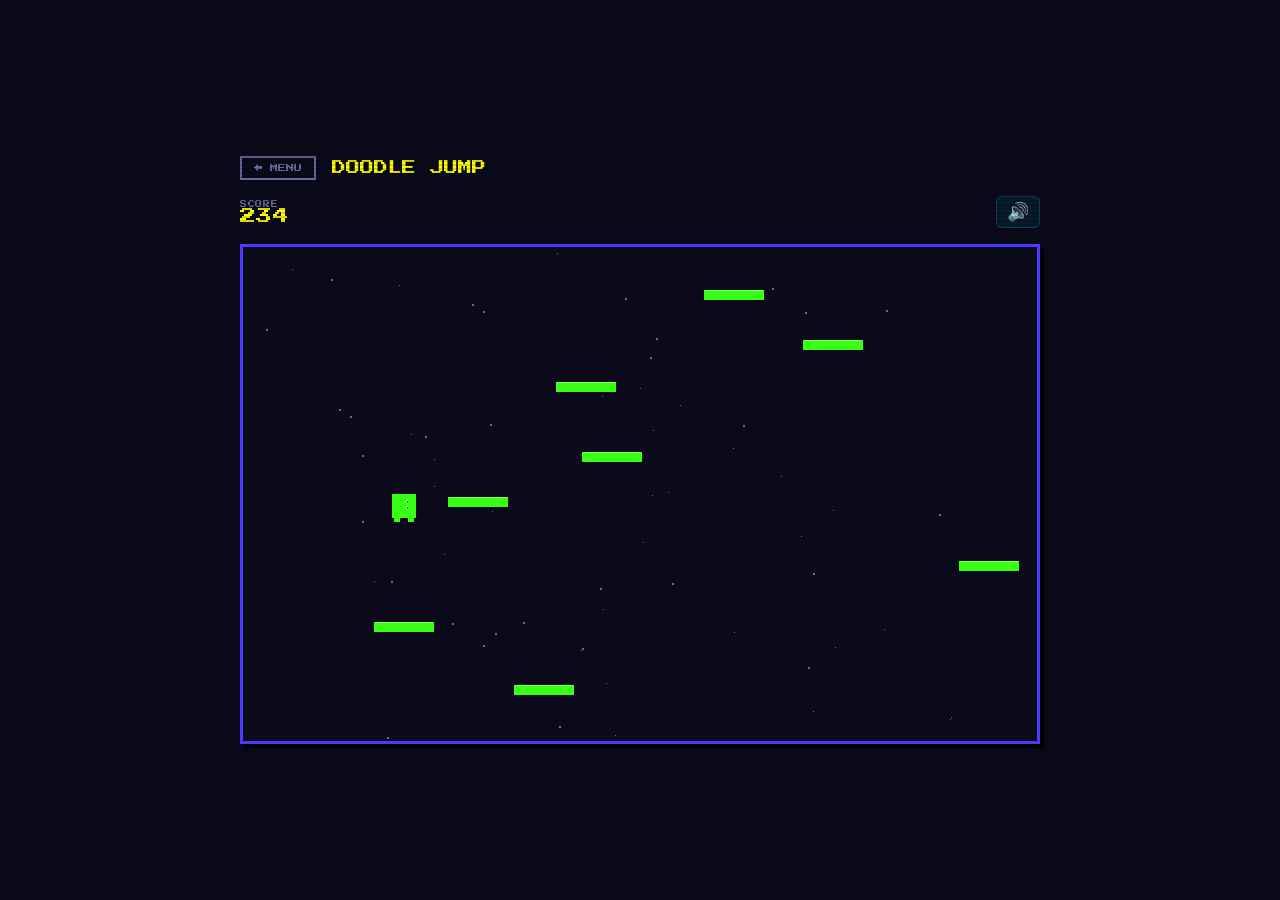
<file: src/games/game-l/index.html>
<!DOCTYPE html>
<html lang="pt-BR">
<head>
  <meta charset="UTF-8" />
  <meta name="viewport" content="width=device-width, initial-scale=1.0" />
  <title>Doodle Jump — Mini Games</title>
  <meta name="description" content="Jogue Doodle Jump 8-bit! Pule de plataforma em plataforma e suba o mais alto possivel!" />
  <meta name="robots" content="index, follow" />
  <link rel="canonical" href="https://meloraffa16-droid.github.io/mini-games/src/games/game-l/index.html" />
  <meta property="og:type" content="website" />
  <meta property="og:url" content="https://meloraffa16-droid.github.io/mini-games/src/games/game-l/index.html" />
  <meta property="og:title" content="Doodle Jump — Mini Games 8-bit" />
  <meta property="og:description" content="Jogue Doodle Jump 8-bit! Suba o mais alto possivel!" />
  <meta property="og:site_name" content="Mini Games" />
  <meta property="og:locale" content="pt_BR" />
  <meta name="twitter:card" content="summary" />
  <meta name="twitter:title" content="Doodle Jump — Mini Games 8-bit" />
  <meta name="twitter:description" content="Jogue Doodle Jump 8-bit! Suba o mais alto possivel!" />
  <script type="application/ld+json">
  {
    "@context": "https://schema.org",
    "@type": "VideoGame",
    "name": "Doodle Jump",
    "url": "https://meloraffa16-droid.github.io/mini-games/src/games/game-l/index.html",
    "description": "Jogue Doodle Jump 8-bit! Pule de plataforma em plataforma!",
    "genre": "Arcade",
    "playMode": "SinglePlayer",
    "applicationCategory": "Game",
    "operatingSystem": "Web Browser",
    "inLanguage": "pt-BR"
  }
  </script>
  <link rel="stylesheet" href="../../../styles/main.css" />
  <style>
    .canvas-wrapper { width: 800px; height: 500px; }
  </style>
</head>
<body>
  <div class="bg-grid"></div>
  <div class="game-page">
    <div class="game-page__header">
      <a class="btn-back" href="../../../index.html">&#8592; MENU</a>
      <h1 class="game-page__title">DOODLE JUMP</h1>
    </div>
    <div class="hud">
      <div>
        <div class="hud__label">SCORE</div>
        <div class="hud__score" id="score">0</div>
      </div>
    </div>
    <div class="canvas-wrapper" id="canvas-wrapper">
      <canvas id="game-canvas"></canvas>
      <div class="overlay overlay--hidden" id="overlay">
        <div class="overlay__title" id="overlay-title">GAME OVER</div>
        <div class="overlay__score" id="overlay-score"></div>
        <button class="btn btn--primary" id="btn-restart">PLAY AGAIN</button>
        <a class="btn btn--ghost" href="../../../index.html">BACK TO MENU</a>
      </div>
    </div>
  </div>
  <script src="../../../src/engine/GameBase.js"></script>
  <script src="../../../src/engine/SoundFX.js"></script>
  <script src="game.js"></script>
</body>
</html>
</file>
<file: styles/main.css>
/* =============================================
   DESIGN SYSTEM — Mini Games (8-BIT EDITION)
   Stack: HTML5 Canvas / Vanilla JS
   ============================================= */

/* --- Google Font: Press Start 2P --- */
@import url('https://fonts.googleapis.com/css2?family=Press+Start+2P&display=swap');

/* --- Tokens --- */
:root {
  --color-bg:         #0a0a1a;
  --color-surface:    #12122a;
  --color-card:       #1a1a3a;
  --color-card-hover: #22224a;
  --color-border:     #4a3aff;

  --color-accent:     #4a3aff;
  --color-accent-dim: rgba(74, 58, 255, 0.2);
  --color-pink:       #ff2d6f;
  --color-cyan:       #00fff0;
  --color-green:      #39ff14;
  --color-yellow:     #ffff00;

  --color-text:       #e8e8ff;
  --color-text-muted: #6a6a9a;

  --border-w: 3px;
  --pixel-shadow: 4px 4px 0px #000;
  --pixel-shadow-accent: 4px 4px 0px rgba(74, 58, 255, 0.5);

  --font-main: 'Press Start 2P', monospace;
  --font-mono: 'Press Start 2P', monospace;
}

/* --- Reset --- */
*, *::before, *::after { box-sizing: border-box; margin: 0; padding: 0; }

html { scroll-behavior: auto; }

body {
  background-color: var(--color-bg);
  color: var(--color-text);
  font-family: var(--font-main);
  min-height: 100vh;
  display: flex;
  flex-direction: column;
  overflow-x: hidden;
  image-rendering: pixelated;
}

/* --- Scanline background --- */
.bg-grid {
  position: fixed;
  inset: 0;
  z-index: 0;
  background:
    repeating-linear-gradient(
      0deg,
      transparent,
      transparent 2px,
      rgba(0, 0, 0, 0.15) 2px,
      rgba(0, 0, 0, 0.15) 4px
    );
  pointer-events: none;
}

/* --- Header --- */
.header {
  position: sticky;
  top: 0;
  z-index: 100;
  display: flex;
  align-items: center;
  justify-content: space-between;
  padding: 14px 24px;
  background: var(--color-bg);
  border-bottom: var(--border-w) solid var(--color-accent);
}

.header__logo {
  display: flex;
  align-items: center;
  gap: 10px;
  text-decoration: none;
  color: var(--color-text);
}

.header__logo-icon {
  font-size: 16px;
  color: var(--color-cyan);
  animation: blink-pixel 1s step-end infinite;
}

@keyframes blink-pixel {
  0%, 100% { opacity: 1; }
  50% { opacity: 0; }
}

.header__logo-text {
  font-size: 12px;
  font-weight: 400;
  letter-spacing: 0.05em;
  text-transform: uppercase;
}

.header__version {
  font-size: 8px;
  font-family: var(--font-mono);
  color: var(--color-green);
  background: rgba(57, 255, 20, 0.1);
  border: 2px solid var(--color-green);
  padding: 4px 8px;
}

/* --- Main --- */
.main {
  position: relative;
  z-index: 1;
  flex: 1;
  max-width: 900px;
  width: 100%;
  margin: 0 auto;
  padding: 40px 24px;
}

/* --- Hero --- */
.hero {
  text-align: center;
  margin-bottom: 48px;
}

.hero__title {
  font-size: clamp(16px, 3vw, 28px);
  font-weight: 400;
  letter-spacing: 0.02em;
  color: var(--color-cyan);
  text-shadow: 3px 3px 0px var(--color-accent);
  margin-bottom: 16px;
  text-transform: uppercase;
}

.hero__subtitle {
  color: var(--color-text-muted);
  font-size: 8px;
  letter-spacing: 0.1em;
  text-transform: uppercase;
}

/* --- Games Grid --- */
.games-grid {
  display: grid;
  grid-template-columns: repeat(auto-fill, minmax(260px, 1fr));
  gap: 20px;
}

/* --- Game Card --- */
.game-card {
  background: var(--color-card);
  border: var(--border-w) solid var(--color-accent);
  padding: 20px 18px 18px;
  cursor: pointer;
  text-decoration: none;
  color: inherit;
  display: flex;
  flex-direction: column;
  gap: 10px;
  box-shadow: var(--pixel-shadow);
  position: relative;
  overflow: hidden;
}

.game-card::before {
  content: '';
  position: absolute;
  top: 0; left: 0; right: 0;
  height: var(--border-w);
  background: var(--color-cyan);
  opacity: 0;
}

.game-card:hover {
  transform: translate(-2px, -2px);
  box-shadow: 6px 6px 0px #000;
  border-color: var(--color-cyan);
  background: var(--color-card-hover);
}

.game-card:hover::before { opacity: 1; }

.game-card:active {
  transform: translate(2px, 2px);
  box-shadow: 2px 2px 0px #000;
}

.game-card__icon {
  font-size: 32px;
  line-height: 1;
}

.game-card__title {
  font-size: 12px;
  font-weight: 400;
  text-transform: uppercase;
  color: var(--color-yellow);
}

.game-card__desc {
  font-size: 8px;
  color: var(--color-text-muted);
  line-height: 1.8;
  flex: 1;
}

.game-card__tag {
  align-self: flex-start;
  font-size: 7px;
  font-family: var(--font-mono);
  color: var(--color-green);
  background: rgba(57, 255, 20, 0.08);
  border: 2px solid var(--color-green);
  padding: 3px 8px;
  margin-top: 4px;
  text-transform: uppercase;
}

/* --- In-game layout --- */
.game-page {
  min-height: 100vh;
  display: flex;
  flex-direction: column;
  align-items: center;
  justify-content: center;
  gap: 16px;
  padding: 20px;
}

.game-page__header {
  display: flex;
  align-items: center;
  gap: 16px;
  width: 100%;
  max-width: 800px;
}

.btn-back {
  display: inline-flex;
  align-items: center;
  gap: 6px;
  font-size: 8px;
  font-family: var(--font-main);
  color: var(--color-text-muted);
  background: transparent;
  border: 2px solid var(--color-text-muted);
  padding: 6px 12px;
  cursor: pointer;
  text-decoration: none;
}

.btn-back:hover {
  color: var(--color-cyan);
  border-color: var(--color-cyan);
}

.game-page__title {
  font-size: 14px;
  font-weight: 400;
  text-transform: uppercase;
  color: var(--color-yellow);
  text-shadow: 2px 2px 0px rgba(0,0,0,0.6);
}

/* Canvas wrapper */
.canvas-wrapper {
  position: relative;
  overflow: hidden;
  box-shadow: var(--pixel-shadow);
  border: var(--border-w) solid var(--color-accent);
}

canvas {
  display: block;
  image-rendering: pixelated;
  image-rendering: crisp-edges;
}

/* HUD / score bar */
.hud {
  display: flex;
  align-items: center;
  gap: 24px;
  width: 100%;
  max-width: 800px;
  font-size: 8px;
  color: var(--color-text-muted);
  text-transform: uppercase;
  letter-spacing: 0.05em;
}

.hud__score {
  font-family: var(--font-mono);
  font-size: 16px;
  color: var(--color-yellow);
  font-weight: 400;
}

.hud__label {
  font-size: 7px;
  text-transform: uppercase;
  letter-spacing: 0.1em;
}

/* Buttons */
.btn {
  display: inline-flex;
  align-items: center;
  justify-content: center;
  gap: 8px;
  padding: 10px 20px;
  font-size: 9px;
  font-weight: 400;
  font-family: var(--font-main);
  cursor: pointer;
  border: var(--border-w) solid;
  text-transform: uppercase;
  letter-spacing: 0.02em;
}

.btn--primary {
  background: var(--color-accent);
  color: #fff;
  border-color: #7a6fff;
  box-shadow: var(--pixel-shadow);
}

.btn--primary:hover {
  background: #5a4aff;
  transform: translate(-1px, -1px);
  box-shadow: 5px 5px 0px #000;
}

.btn--primary:active {
  transform: translate(2px, 2px);
  box-shadow: 2px 2px 0px #000;
}

.btn--ghost {
  background: transparent;
  color: var(--color-text-muted);
  border-color: var(--color-text-muted);
}

.btn--ghost:hover {
  color: var(--color-cyan);
  border-color: var(--color-cyan);
}

/* --- Footer --- */
.footer {
  position: relative;
  z-index: 1;
  text-align: center;
  padding: 16px;
  font-size: 7px;
  color: var(--color-text-muted);
  border-top: var(--border-w) solid var(--color-accent);
  text-transform: uppercase;
  letter-spacing: 0.08em;
}

/* --- Overlay de game over / pausa --- */
.overlay {
  position: absolute;
  inset: 0;
  background: rgba(10, 10, 26, 0.92);
  display: flex;
  flex-direction: column;
  align-items: center;
  justify-content: center;
  gap: 16px;
}

.overlay__title {
  font-size: 20px;
  font-weight: 400;
  color: var(--color-pink);
  text-shadow: 3px 3px 0px #000;
  text-transform: uppercase;
  animation: flash-text 0.6s step-end infinite;
}

@keyframes flash-text {
  0%, 100% { opacity: 1; }
  50% { opacity: 0.6; }
}

.overlay__score {
  font-family: var(--font-mono);
  font-size: 10px;
  color: var(--color-yellow);
}

.overlay--hidden { display: none; }
</file>
